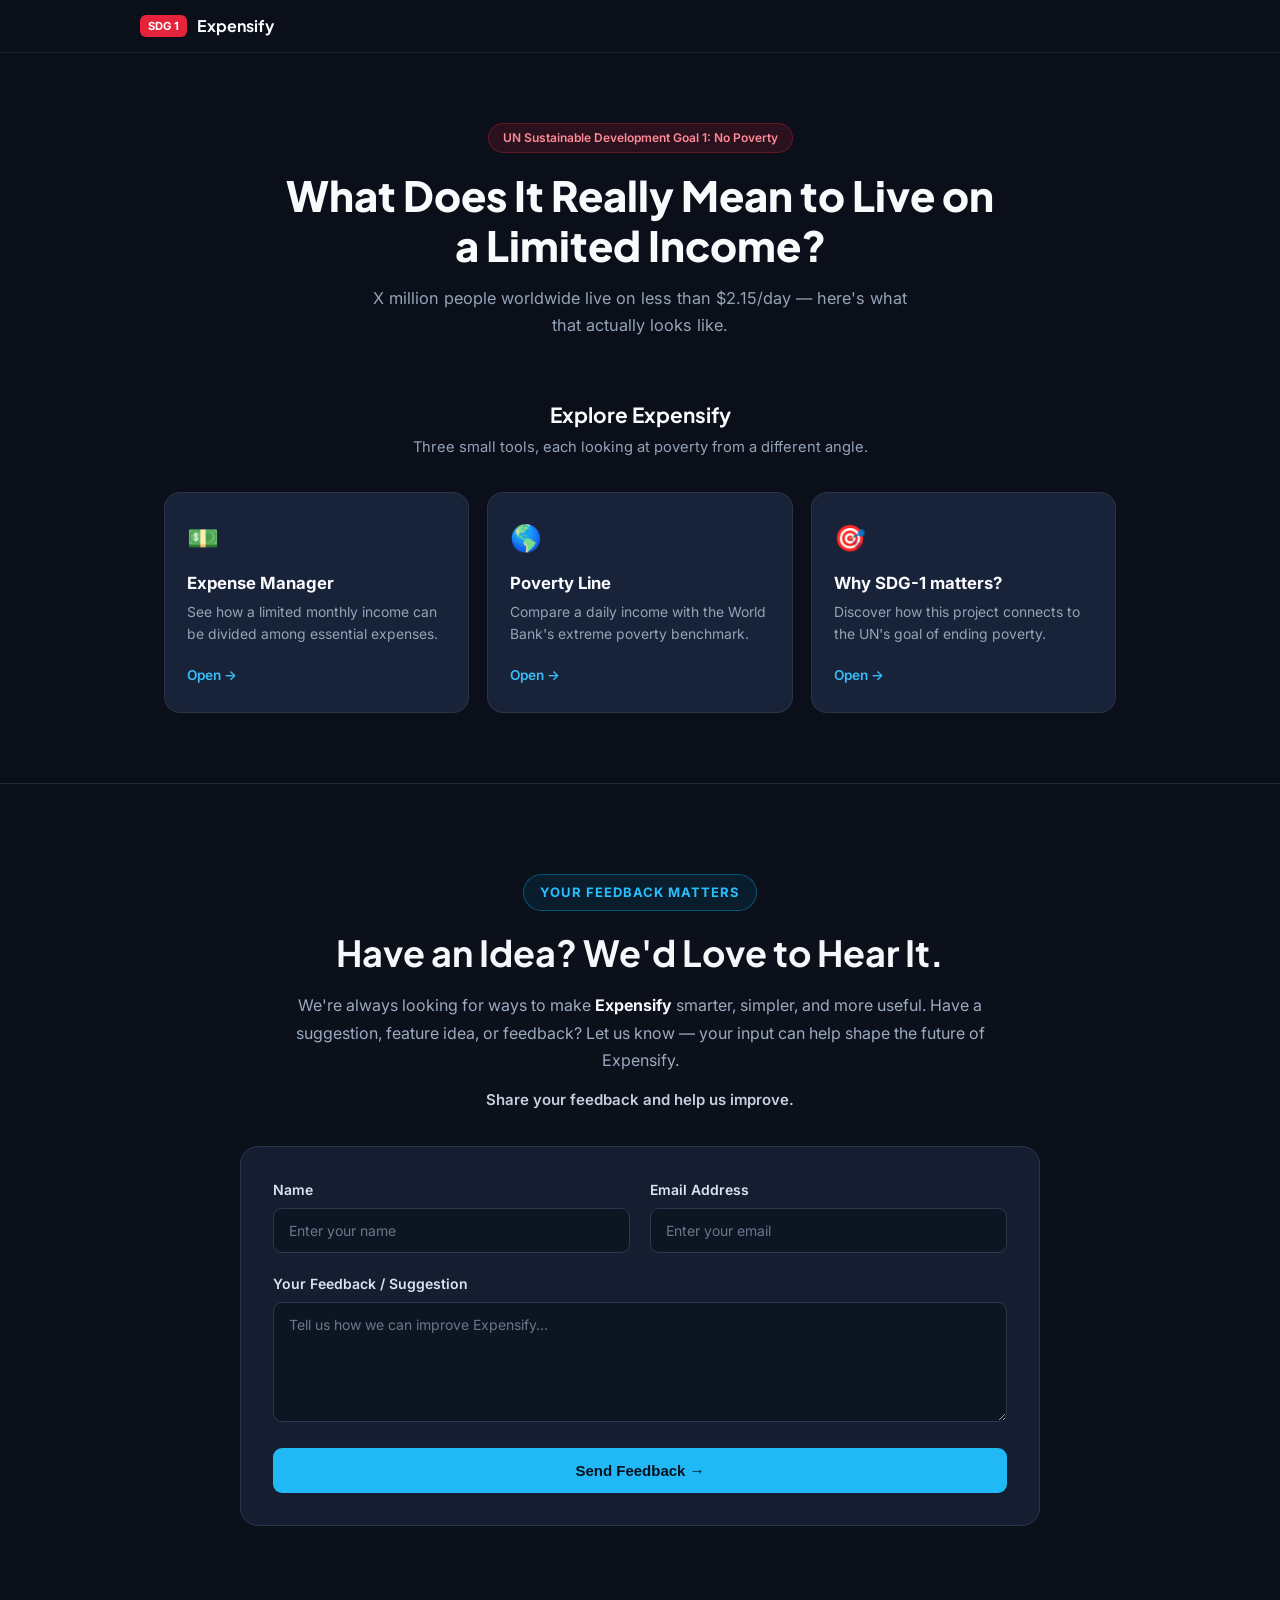
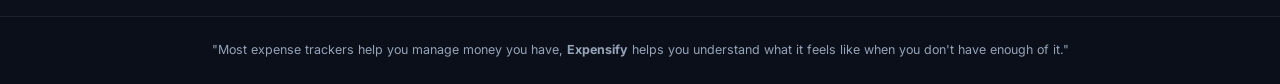
<file: index.html>
<!DOCTYPE html>
<html lang="en">
<head>
  <meta charset="UTF-8" />
  <meta name="viewport" content="width=device-width, initial-scale=1.0" />
  <title>Expensify — SDG 1</title>
 
  <link rel="preconnect" href="https://fonts.googleapis.com">
  <link rel="preconnect" href="https://fonts.gstatic.com" crossorigin>
  <link href="https://fonts.googleapis.com/css2?family=Plus+Jakarta+Sans:wght@700;800&family=Inter:wght@400;500;600;700&display=swap" rel="stylesheet">

  <link rel="stylesheet" href="style.css" />
</head>
<body>

  <header class="site-nav">
    <div class="nav-inner">
      <a href="index.html" class="brand-group">
        <span class="sdg-badge">SDG 1</span>
        <span class="brand-title">Expensify</span>
      </a>
    </div>
  </header>

  <section class="hero-main">
    <div class="hero-box">UN Sustainable Development Goal 1: No Poverty</div>
    <h1 class="hero-headline">What Does It Really Mean to Live on a Limited Income?</h1>
    <p class="hero-description">
      X million people worldwide live on less than $2.15/day — here's what that actually looks like.
    </p>
  </section>

  <section class="features-section">
    <h2 class="features-heading">Explore Expensify</h2>
    <p class="features-subheading">Three small tools, each looking at poverty from a different angle.</p>

    <div class="feature-grid">
      <a href="dashboard.html" class="feature-card">
        <span class="feature-icon">&#128181;</span>
        <div class="feature-title">Expense Manager</div>
        <p class="feature-desc">See how a limited monthly income can be divided among essential expenses.</p>
        <span class="feature-cta">Open &rarr;</span>
      </a>

      <a href="poverty.html" class="feature-card">
        <span class="feature-icon">&#127758;</span>
        <div class="feature-title">Poverty Line</div>
        <p class="feature-desc">Compare a daily income with the World Bank's extreme poverty benchmark.</p>
        <span class="feature-cta">Open &rarr;</span>
      </a>

      <a href="about.html" class="feature-card">
        <span class="feature-icon">&#127919;</span>
        <div class="feature-title">Why SDG-1 matters?</div>
        <p class="feature-desc">Discover how this project connects to the UN's goal of ending poverty.</p>
        <span class="feature-cta">Open &rarr;</span>
      </a>
    </div>
  </section>
  <!-- Feedback Section -->
<section class="feedback-section">

    <div class="feedback-content">

        <span class="feedback-tag">YOUR FEEDBACK MATTERS</span>

        <h2>Have an Idea? We'd Love to Hear It.</h2>

        <p class="feedback-description">
            We're always looking for ways to make <strong>Expensify</strong>
            smarter, simpler, and more useful. Have a suggestion, feature
            idea, or feedback? Let us know — your input can help shape
            the future of Expensify.
        </p>

        <p class="feedback-subtext">
            Share your feedback and help us improve.
        </p>

        <form class="feedback-form" id="feedbackForm">

            <div class="input-row">

                <div class="input-group">
                    <label for="name">Name</label>
                    <input 
                        type="text" 
                        id="name" 
                        placeholder="Enter your name"
                        required
                    >
                </div>

                <div class="input-group">
                    <label for="email">Email Address</label>
                    <input 
                        type="email" 
                        id="email" 
                        placeholder="Enter your email"
                        required
                    >
                </div>

            </div>

            <div class="input-group">
                <label for="feedback">Your Feedback / Suggestion</label>

                <textarea 
                    id="feedback"
                    rows="5"
                    placeholder="Tell us how we can improve Expensify..."
                    required
                ></textarea>
            </div>

            <button type="submit" class="feedback-button">
                Send Feedback →
            </button>

        </form>
</section>

  <footer class="site-footer">
    
    "Most expense trackers help you manage money you have, <strong>Expensify</strong> helps you understand what it feels like when you don't have enough of it."
    </form>
  </footer>

</body>
</html>
</file>
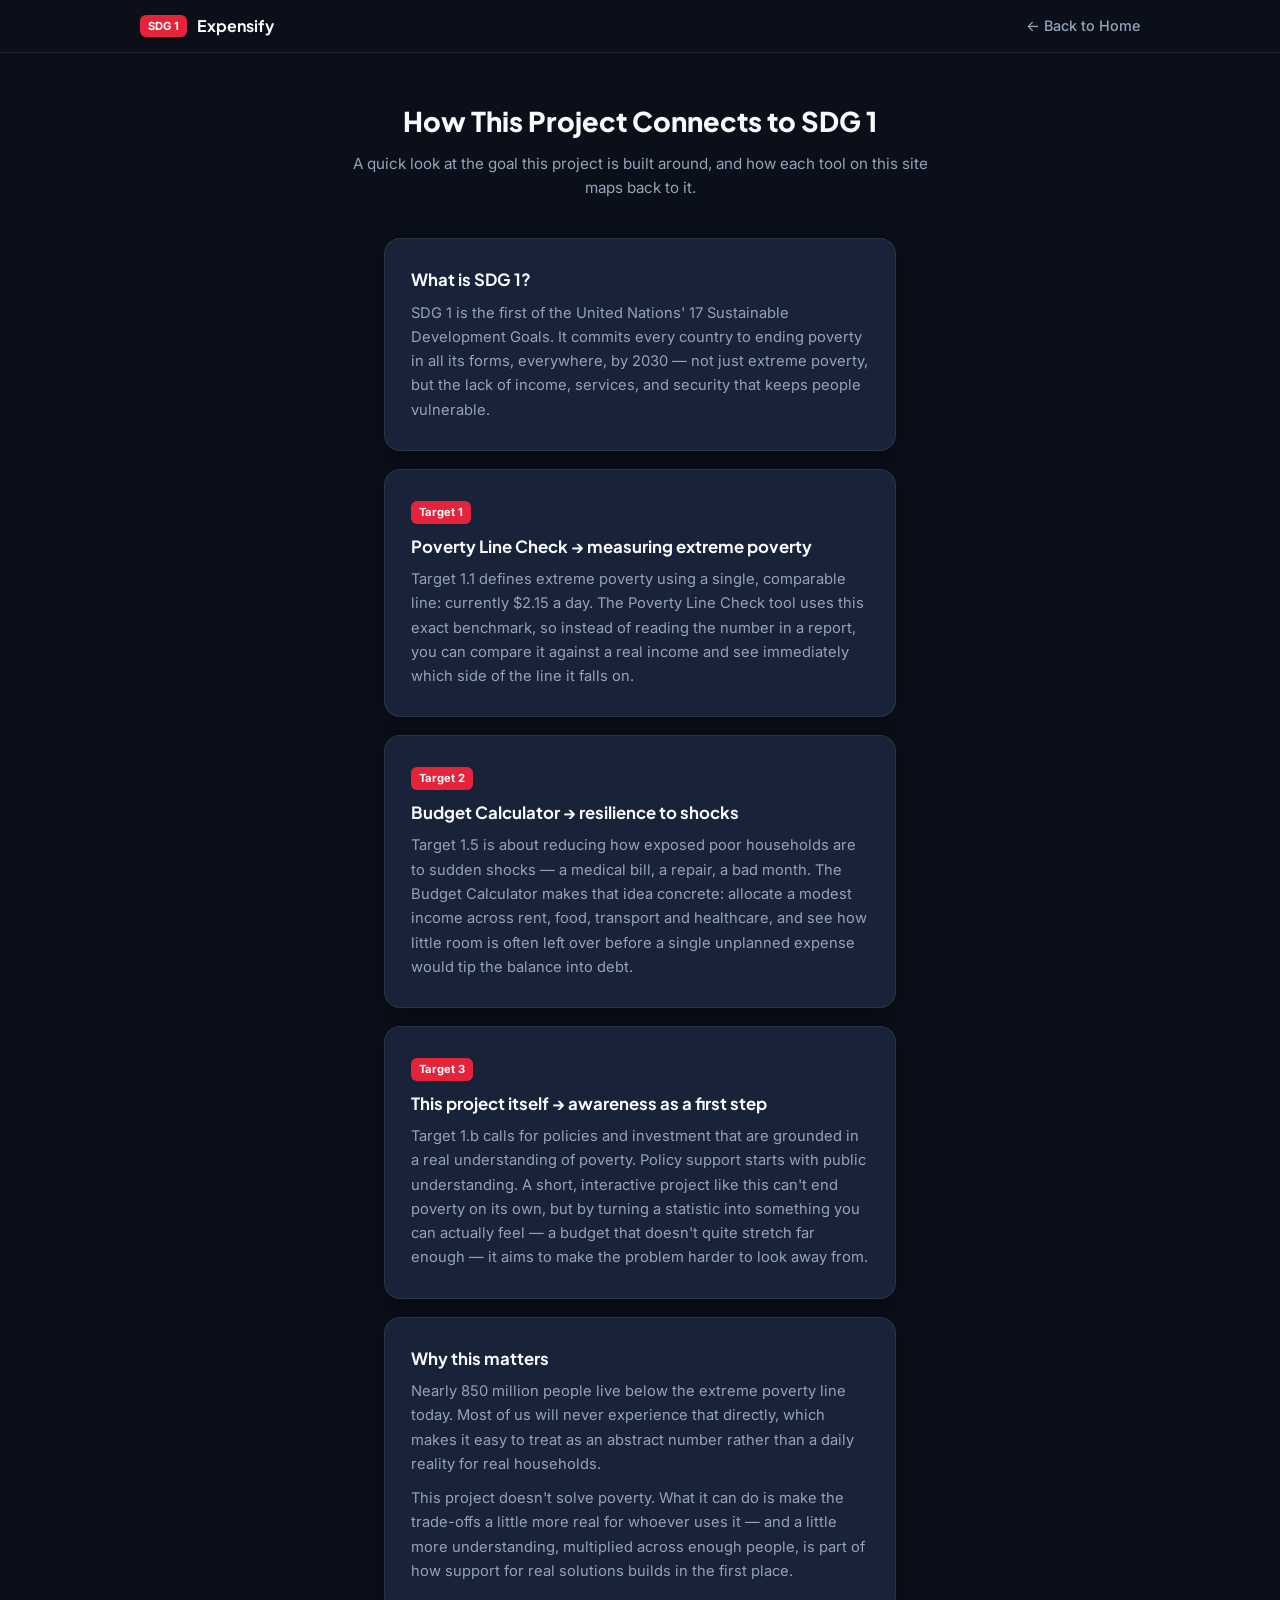
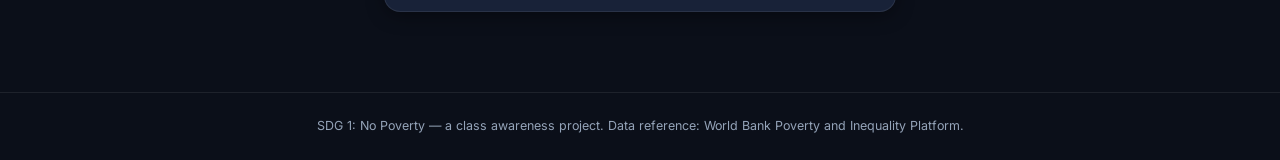
<file: about.html>
<!DOCTYPE html>
<html lang="en">
<head>
  <meta charset="UTF-8" />
  <meta name="viewport" content="width=device-width, initial-scale=1.0" />
  <title>SDG 1 Connection — Understanding Poverty</title>

  <link rel="preconnect" href="https://fonts.googleapis.com">
  <link rel="preconnect" href="https://fonts.gstatic.com" crossorigin>
  <link href="https://fonts.googleapis.com/css2?family=Plus+Jakarta+Sans:wght@700;800&family=Inter:wght@400;500;600;700&display=swap" rel="stylesheet">

  <link rel="stylesheet" href="style.css" />
</head>
<body>

  <header class="site-nav">
    <div class="nav-inner">
      <a href="index.html" class="brand-group">
        <span class="sdg-badge">SDG 1</span>
        <span class="brand-title">Expensify</span>
      </a>
      <a href="index.html" class="nav-link">&larr; Back to Home</a>
    </div>
  </header>

  <div class="page-header">
    <h1>How This Project Connects to SDG 1</h1>
    <p>A quick look at the goal this project is built around, and how each tool on this site maps back to it.</p>
  </div>

  <div class="page-content">

    <div class="tool-card">
      <h3>What is SDG 1?</h3>
      <p>
        SDG 1 is the first of the United Nations' 17 Sustainable Development Goals.
        It commits every country to ending poverty in all its forms, everywhere, by 2030
        &mdash; not just extreme poverty, but the lack of income, services, and security
        that keeps people vulnerable.
      </p>
    </div>

    <div class="tool-card">
      <span class="sdg-badge">Target 1</span>
      <h3>Poverty Line Check &rarr; measuring extreme poverty</h3>
      <p>
        Target 1.1 defines extreme poverty using a single, comparable line: currently
        $2.15 a day. The Poverty Line Check tool uses this exact benchmark, so instead
        of reading the number in a report, you can compare it against a real income
        and see immediately which side of the line it falls on.
      </p>
    </div>

    <div class="tool-card">
      <span class="sdg-badge">Target 2</span>
      <h3>Budget Calculator &rarr; resilience to shocks</h3>
      <p>
        Target 1.5 is about reducing how exposed poor households are to sudden shocks
        &mdash; a medical bill, a repair, a bad month. The Budget Calculator makes that
        idea concrete: allocate a modest income across rent, food, transport and
        healthcare, and see how little room is often left over before a single
        unplanned expense would tip the balance into debt.
      </p>
    </div>

    <div class="tool-card">
      <span class="sdg-badge">Target 3</span>
      <h3>This project itself &rarr; awareness as a first step</h3>
      <p>
        Target 1.b calls for policies and investment that are grounded in a real
        understanding of poverty. Policy support starts with public understanding.
        A short, interactive project like this can't end poverty on its own, but by
        turning a statistic into something you can actually feel &mdash; a budget that
        doesn't quite stretch far enough &mdash; it aims to make the problem harder to
        look away from.
      </p>
    </div>

    <div class="tool-card">
      <h3>Why this matters</h3>
      <p>
        Nearly 850 million people live below the extreme poverty line today. Most of
        us will never experience that directly, which makes it easy to treat as an
        abstract number rather than a daily reality for real households.
      </p>
      <p>
        This project doesn't solve poverty. What it can do is make the trade-offs a
        little more real for whoever uses it &mdash; and a little more understanding,
        multiplied across enough people, is part of how support for real solutions
        builds in the first place.
      </p>
    </div>

  </div>

  <footer class="site-footer">
    SDG 1: No Poverty &mdash; a class awareness project. Data reference: World Bank Poverty and Inequality Platform.
  </footer>

</body>
</html>
</file>
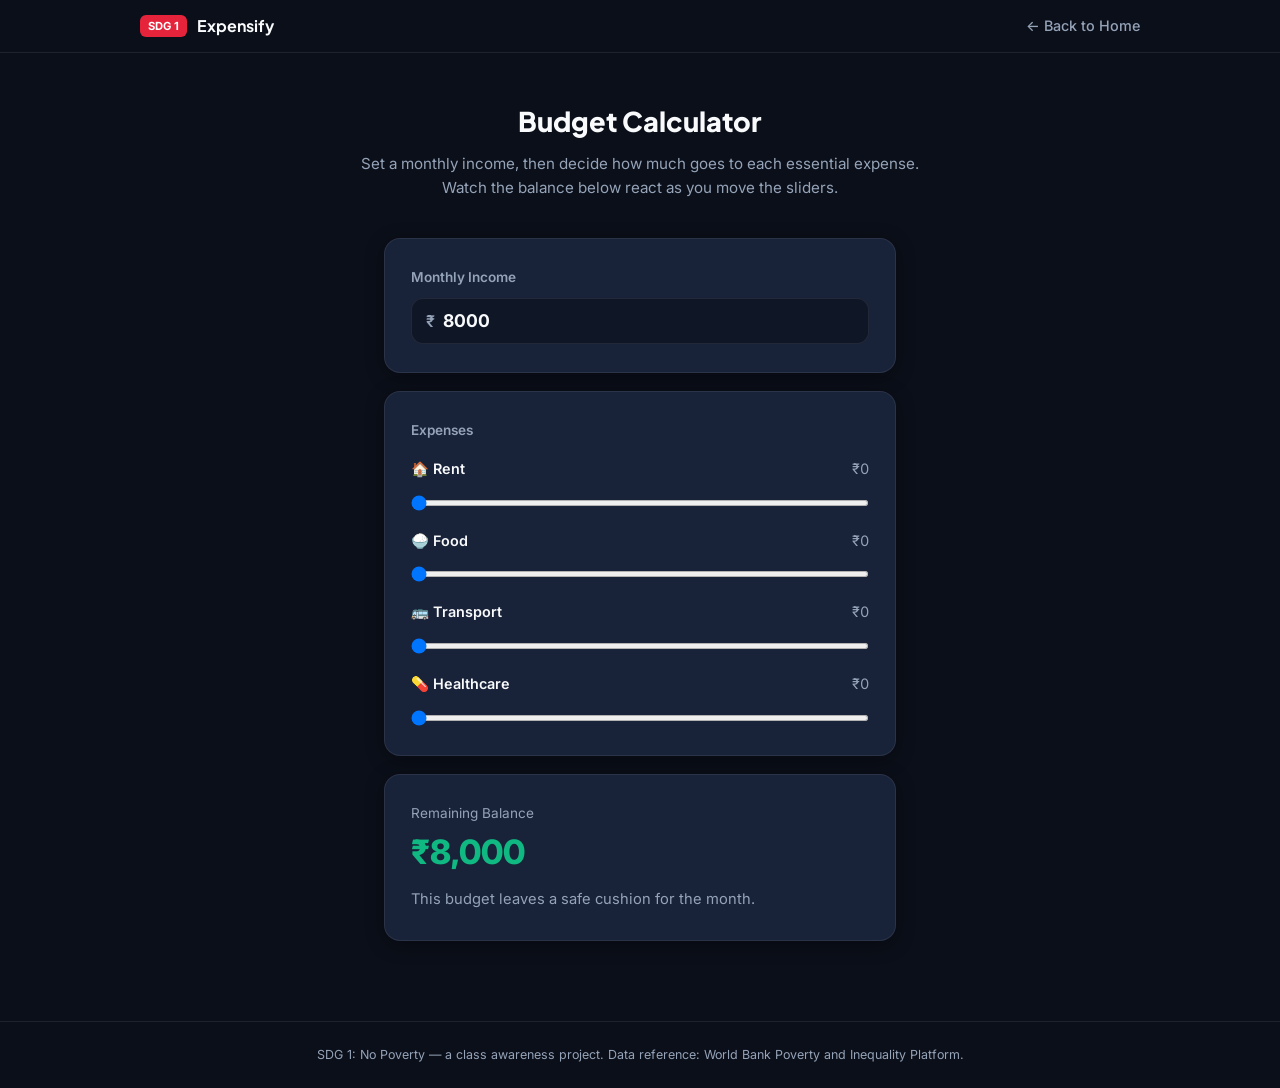
<file: dashboard.html>
<!DOCTYPE html>
<html lang="en">
<head>
  <meta charset="UTF-8" />
  <meta name="viewport" content="width=device-width, initial-scale=1.0" />
  <title>Budget Calculator — Understanding Poverty</title>

  <link rel="preconnect" href="https://fonts.googleapis.com">
  <link rel="preconnect" href="https://fonts.gstatic.com" crossorigin>
  <link href="https://fonts.googleapis.com/css2?family=Plus+Jakarta+Sans:wght@700;800&family=Inter:wght@400;500;600;700&display=swap" rel="stylesheet">

  <link rel="stylesheet" href="style.css" />
</head>
<body>

  <header class="site-nav">
    <div class="nav-inner">
      <a href="index.html" class="brand-group">
        <span class="sdg-badge">SDG 1</span>
        <span class="brand-title">Expensify</span>
      </a>
      <a href="index.html" class="nav-link">&larr; Back to Home</a>
    </div>
  </header>

  <div class="page-header">
    <h1>Budget Calculator</h1>
    <p>Set a monthly income, then decide how much goes to each essential expense. Watch the balance below react as you move the sliders.</p>
  </div>

  <div class="page-content">

    <div class="tool-card">
      <div class="card-label">Monthly Income</div>
      <div class="income-input-wrap">
        <span>&#8377;</span>
        <input type="number" id="incomeInput" value="8000" min="1000" step="100" oninput="updateBudget()" />
      </div>
    </div>

    <div class="tool-card">
      <div class="card-label">Expenses</div>

      <div class="slider-row">
        <div class="slider-top">
          <span>&#127968; Rent</span>
          <span id="rentValue">&#8377;0</span>
        </div>
        <input type="range" id="rentSlider" min="0" max="6000" step="100" value="0" oninput="updateBudget()" />
      </div>

      <div class="slider-row">
        <div class="slider-top">
          <span>&#127834; Food</span>
          <span id="foodValue">&#8377;0</span>
        </div>
        <input type="range" id="foodSlider" min="0" max="6000" step="100" value="0" oninput="updateBudget()" />
      </div>

      <div class="slider-row">
        <div class="slider-top">
          <span>&#128652; Transport</span>
          <span id="transportValue">&#8377;0</span>
        </div>
        <input type="range" id="transportSlider" min="0" max="3000" step="50" value="0" oninput="updateBudget()" />
      </div>

      <div class="slider-row">
        <div class="slider-top">
          <span>&#128138; Healthcare</span>
          <span id="healthcareValue">&#8377;0</span>
        </div>
        <input type="range" id="healthcareSlider" min="0" max="3000" step="50" value="0" oninput="updateBudget()" />
      </div>
    </div>

    <div class="tool-card">
      <div class="balance-label">Remaining Balance</div>
      <div class="balance-amount state-good" id="balanceAmount">&#8377;8,000</div>
      <p class="feedback-text" id="feedbackMessage">Move the sliders above to allocate this month's income.</p>
    </div>

  </div>

  <footer class="site-footer">
    SDG 1: No Poverty &mdash; a class awareness project. Data reference: World Bank Poverty and Inequality Platform.
  </footer>

  <script src="script.js"></script>
</body>
</html>
</file>
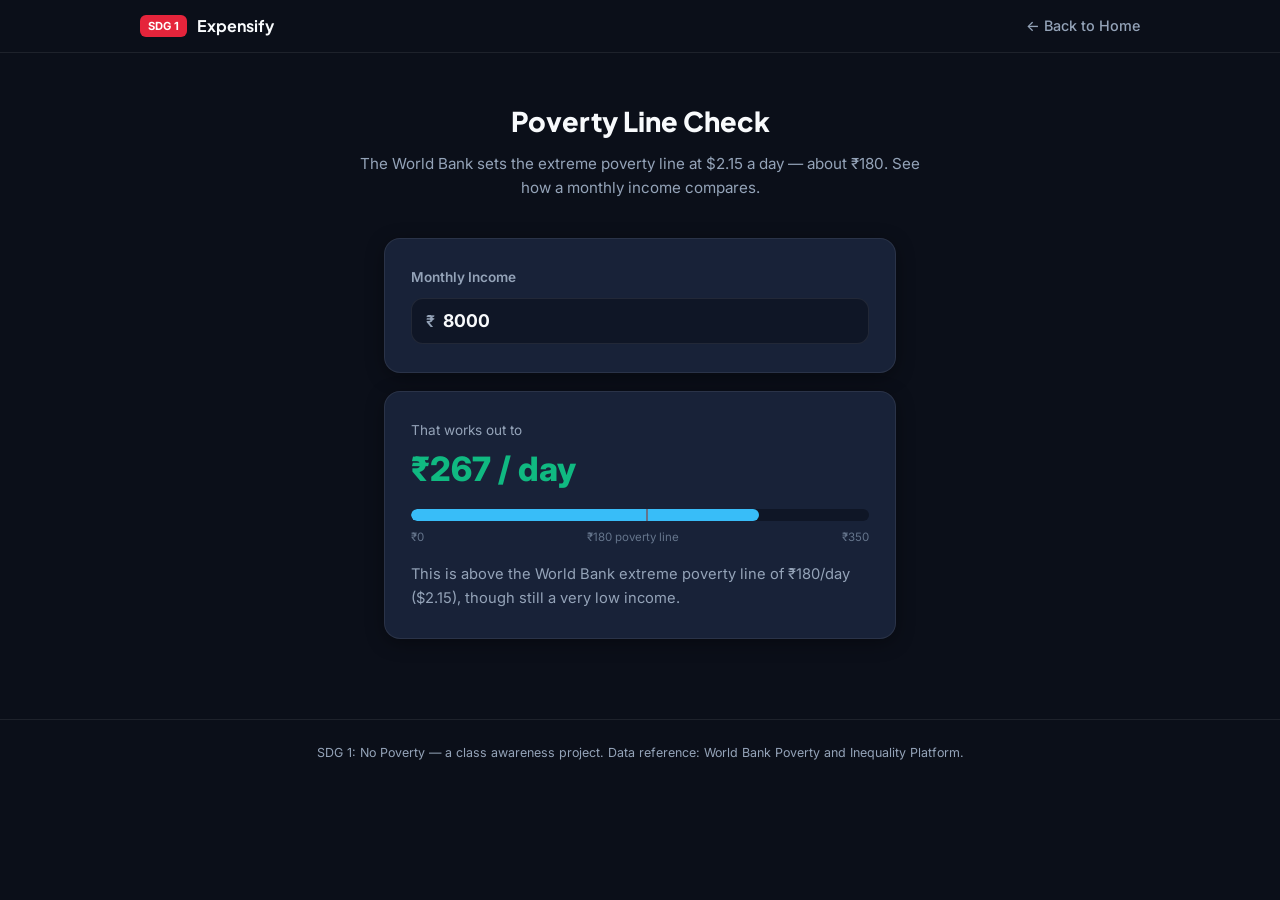
<file: poverty.html>
<!DOCTYPE html>
<html lang="en">
<head>
  <meta charset="UTF-8" />
  <meta name="viewport" content="width=device-width, initial-scale=1.0" />
  <title>Poverty Line Check — Understanding Poverty</title>

  <link rel="preconnect" href="https://fonts.googleapis.com">
  <link rel="preconnect" href="https://fonts.gstatic.com" crossorigin>
  <link href="https://fonts.googleapis.com/css2?family=Plus+Jakarta+Sans:wght@700;800&family=Inter:wght@400;500;600;700&display=swap" rel="stylesheet">

  <link rel="stylesheet" href="style.css" />
</head>
<body>

  <header class="site-nav">
    <div class="nav-inner">
      <a href="index.html" class="brand-group">
        <span class="sdg-badge">SDG 1</span>
        <span class="brand-title">Expensify</span>
      </a>
      <a href="index.html" class="nav-link">&larr; Back to Home</a>
    </div>
  </header>

  <div class="page-header">
    <h1>Poverty Line Check</h1>
    <p>The World Bank sets the extreme poverty line at $2.15 a day &mdash; about &#8377;180. See how a monthly income compares.</p>
  </div>

  <div class="page-content">

    <div class="tool-card">
      <div class="card-label">Monthly Income</div>
      <div class="income-input-wrap">
        <span>&#8377;</span>
        <input type="number" id="incomeInput" value="8000" min="0" step="100" oninput="checkPovertyLine()" />
      </div>
    </div>

    <div class="tool-card">
      <div class="balance-label">That works out to</div>
      <div class="balance-amount state-good" id="dailyAmount">&#8377;267 / day</div>

      <div class="gauge-bar-bg">
        <div class="gauge-bar-fill" id="gaugeFill"></div>
        <div class="gauge-marker"></div>
      </div>
      <div class="gauge-scale">
        <span>&#8377;0</span>
        <span>&#8377;180 poverty line</span>
        <span>&#8377;350</span>
      </div>

      <p class="feedback-text" id="verdictMessage">Above the World Bank extreme poverty line.</p>
    </div>

  </div>

  <footer class="site-footer">
    SDG 1: No Poverty &mdash; a class awareness project. Data reference: World Bank Poverty and Inequality Platform.
  </footer>

  <script src="poverty.js"></script>
</body>
</html>
</file>
<file: style.css>
/* Design tokens: colors, spacing, radius used across every page */
:root {
  --bg-body: #0b0f19;
  --bg-card: #182238;
  --bg-card-hover: #1e2b46;
  --bg-input: #0f1626;

  --border-subtle: rgba(255, 255, 255, 0.08);
  --border-medium: rgba(255, 255, 255, 0.14);

  --text-main: #f8fafc;
  --text-muted: #94a3b8;
  --text-faint: #64748b;

  --color-positive: #10b981;
  --color-warning: #f59e0b;
  --color-danger: #ef4444;
  --color-accent: #38bdf8;
  --color-sdg: #e5243b;

  --radius-md: 12px;
  --radius-lg: 16px;
  --radius-full: 9999px;

  --shadow-card: 0 4px 20px -2px rgba(0, 0, 0, 0.45);
}

* {
  margin: 0;
  padding: 0;
  box-sizing: border-box;
}

html {
  scroll-behavior: smooth;
}

body {
  font-family: 'Inter', system-ui, -apple-system, sans-serif;
  background-color: var(--bg-body);
  color: var(--text-main);
  line-height: 1.5;
}

h1, h2, h3, .brand-title {
  font-family: 'Plus Jakarta Sans', 'Inter', sans-serif;
}

a {
  color: inherit;
}

/* ---------- Nav bar (same on every page) ---------- */
.site-nav {
  border-bottom: 1px solid var(--border-subtle);
  padding: 14px 24px;
}

.nav-inner {
  max-width: 1000px;
  margin: 0 auto;
  display: flex;
  align-items: center;
  justify-content: space-between;
}

.brand-group {
  display: flex;
  align-items: center;
  gap: 10px;
  text-decoration: none;
}

.sdg-badge {
  display: inline-block;
  background: var(--color-sdg);
  color: #ffffff;
  font-size: 0.7rem;
  font-weight: 700;
  padding: 3px 8px;
  border-radius: 6px;
}

.brand-title {
  font-size: 1rem;
  font-weight: 700;
  color: var(--text-main);
}

.nav-link {
  color: var(--text-muted);
  text-decoration: none;
  font-size: 0.9rem;
  font-weight: 500;
}

.nav-link:hover {
  color: var(--text-main);
}

/* ---------- Homepage hero ---------- */
.hero-main{
  max-width: 760px;
  margin: 0 auto;
  padding: 70px 24px 40px;
  text-align: center;
}

.hero-box{
  display: inline-block;
  background: rgba(229, 36, 59, 0.14);
  color: #ff8a97;
  border: 1px solid rgba(229, 36, 59, 0.3);
  padding: 5px 14px;
  border-radius: var(--radius-full);
  font-size: 0.75rem;
  font-weight: 600;
  margin-bottom: 18px;
}

.hero-headline {
  font-size: clamp(1.9rem, 4vw, 2.6rem);
  font-weight: 800;
  line-height: 1.2;
  margin-bottom: 14px;
}

.hero-description {
  color: var(--text-muted);
  font-size: 1.02rem;
  line-height: 1.65;
  max-width: 560px;
  margin: 0 auto;
}

/* ---------- Feature cards on the homepage ---------- */
.features-section {
  max-width: 1000px;
  margin: 0 auto;
  padding: 20px 24px 70px;
}

.features-heading {
  text-align: center;
  font-size: 1.3rem;
  font-weight: 700;
  margin-bottom: 6px;
}

.features-subheading {
  text-align: center;
  color: var(--text-muted);
  font-size: 0.92rem;
  margin-bottom: 34px;
}

.feature-grid {
  display: grid;
  grid-template-columns: repeat(3, 1fr);
  gap: 18px;
}

.feature-card {
  display: block;
  background: var(--bg-card);
  border: 1px solid var(--border-subtle);
  border-radius: var(--radius-lg);
  padding: 26px 22px;
  text-decoration: none;
  transition: border-color 180ms ease, transform 180ms ease;
}

.feature-card:hover {
  border-color: var(--border-medium);
  transform: translateY(-2px);
}

.feature-icon {
  font-size: 1.6rem;
  margin-bottom: 14px;
  display: block;
}

.feature-title {
  font-size: 1.05rem;
  font-weight: 700;
  color: var(--text-main);
  margin-bottom: 6px;
}

.feature-desc {
  font-size: 0.87rem;
  color: var(--text-muted);
  line-height: 1.55;
  margin-bottom: 16px;
}

.feature-cta {
  font-size: 0.85rem;
  font-weight: 600;
  color: var(--color-accent);
}

/* ---------- Sub-page header (dashboard / poverty / facts) ---------- */
.page-header {
  max-width: 640px;
  margin: 0 auto;
  padding: 48px 24px 8px;
  text-align: center;
}

.page-header h1 {
  font-size: 1.7rem;
  font-weight: 800;
  margin-bottom: 10px;
}

.page-header p {
  color: var(--text-muted);
  font-size: 0.95rem;
  line-height: 1.6;
}

/* ---------- Generic card used on the tool pages ---------- */
.page-content {
  max-width: 560px;
  margin: 0 auto;
  padding: 30px 24px 80px;
}

.tool-card {
  background: var(--bg-card);
  border: 1px solid var(--border-subtle);
  border-radius: var(--radius-lg);
  padding: 28px 26px;
  box-shadow: var(--shadow-card);
}

.tool-card + .tool-card {
  margin-top: 18px;
}

.card-label {
  font-size: 0.85rem;
  font-weight: 600;
  color: var(--text-muted);
  margin-bottom: 10px;
}

/* Text content inside a tool-card, used on the about page */
.tool-card .sdg-badge {
  margin-bottom: 10px;
}

.tool-card h3 {
  font-size: 1.05rem;
  margin-bottom: 8px;
}

.tool-card p {
  color: var(--text-muted);
  font-size: 0.92rem;
  line-height: 1.65;
}

.tool-card p + p {
  margin-top: 10px;
}

/* Income number input */
.income-input-wrap {
  display: flex;
  align-items: center;
  gap: 8px;
  background: var(--bg-input);
  border: 1px solid var(--border-subtle);
  border-radius: var(--radius-md);
  padding: 10px 14px;
}

.income-input-wrap span {
  color: var(--text-muted);
  font-weight: 600;
}

.income-input-wrap input {
  flex: 1;
  background: none;
  border: none;
  outline: none;
  color: var(--text-main);
  font-size: 1.1rem;
  font-weight: 700;
  font-family: inherit;
}

/* Sliders */
.slider-row {
  margin-top: 18px;
}

.slider-top {
  display: flex;
  justify-content: space-between;
  align-items: center;
  margin-bottom: 8px;
  font-size: 0.9rem;
}

.slider-top span:first-child {
  font-weight: 600;
}

.slider-top span:last-child {
  color: var(--text-muted);
  font-variant-numeric: tabular-nums;
}

input[type="range"] {
  width: 100%;
  height: 6px;
  border-radius: var(--radius-full);
  background: var(--bg-input);
  outline: none;
}

input[type="range"]::-webkit-slider-thumb {
  -webkit-appearance: none;
  width: 18px;
  height: 18px;
  border-radius: 50%;
  background: var(--color-accent);
  cursor: pointer;
  border: 3px solid var(--bg-body);
}

input[type="range"]::-moz-range-thumb {
  width: 18px;
  height: 18px;
  border-radius: 50%;
  background: var(--color-accent);
  cursor: pointer;
  border: 3px solid var(--bg-body);
}

/* Balance result */
.balance-label {
  color: var(--text-muted);
  font-size: 0.85rem;
  margin-bottom: 4px;
}

.balance-amount {
  font-size: 2.1rem;
  font-weight: 800;
  margin-bottom: 10px;
}

.feedback-text {
  font-size: 0.9rem;
  color: var(--text-muted);
  line-height: 1.5;
}

/* Poverty-line bar */
.gauge-bar-bg {
  width: 100%;
  height: 12px;
  background: var(--bg-input);
  border-radius: var(--radius-full);
  overflow: hidden;
  margin: 14px 0 8px;
  position: relative;
}

.gauge-bar-fill {
  height: 100%;
  background: var(--color-accent);
  border-radius: var(--radius-full);
  width: 0%;
  transition: width 200ms ease;
}

.gauge-marker {
  position: absolute;
  top: -4px;
  bottom: -4px;
  width: 2px;
  background: var(--text-faint);
  left: 51.4%;
}

.gauge-scale {
  display: flex;
  justify-content: space-between;
  font-size: 0.72rem;
  color: var(--text-faint);
  margin-bottom: 16px;
}

/* Facts card */
.fact-card {
  text-align: center;
  padding: 40px 26px;
}

.fact-quote-mark {
  font-size: 2.2rem;
  color: var(--color-accent);
  line-height: 1;
  margin-bottom: 10px;
}

.fact-text {
  font-size: 1.15rem;
  font-weight: 600;
  line-height: 1.55;
  margin-bottom: 24px;
}

/* Buttons */
.btn-primary {
  display: inline-block;
  background: linear-gradient(135deg, var(--color-accent) 0%, #0284c7 100%);
  color: #ffffff;
  font-size: 0.95rem;
  font-weight: 700;
  padding: 12px 26px;
  border-radius: var(--radius-full);
  border: none;
  text-decoration: none;
  cursor: pointer;
}

.btn-primary:hover {
  opacity: 0.92;
}

.hero-wrapper .btn-primary {
  margin-top: 22px;
}

/* Colors used by JS to reflect state */
.state-good { color: var(--color-positive); }
.state-warn { color: var(--color-warning); }
.state-bad { color: var(--color-danger); }

/* Footer */
.site-footer {
  border-top: 1px solid var(--border-subtle);
  padding: 24px;
  text-align: center;
  font-size: 0.78rem;
  color: var(--text-muted);
}

/* ---------- Small screens ---------- */
@media (max-width: 720px) {
  .feature-grid {
    grid-template-columns: 1fr;
  }
}


/* ================================
   FEEDBACK SECTION
================================ */

.feedback-section {
    width: 100%;
    padding: 90px 20px;
    background: #0b101b;
    border-top: 1px solid #202a3d;
    box-sizing: border-box;
}

.feedback-content {
    max-width: 900px;
    margin: 0 auto;
    text-align: center;
}

/* Small heading */

.feedback-tag {
    display: inline-block;
    padding: 8px 16px;
    border-radius: 30px;

    background: rgba(0, 191, 255, 0.08);
    border: 1px solid rgba(0, 191, 255, 0.35);

    color: #29bfff;
    font-size: 13px;
    font-weight: 700;
    letter-spacing: 1px;

    margin-bottom: 20px;
}

/* Main heading */

.feedback-content h2 {
    margin: 0 0 18px;

    color: #f5f7fb;
    font-size: 36px;
    font-weight: 700;
    line-height: 1.2;
}

/* Description */

.feedback-description {
    max-width: 700px;
    margin: 0 auto;

    color: #9caac0;
    font-size: 16px;
    line-height: 1.7;
}

.feedback-description strong {
    color: #f5f7fb;
}

/* Subtext */

.feedback-subtext {
    margin: 15px 0 35px;

    color: #c5cfdd;
    font-size: 15px;
    font-weight: 600;
}

/* Form */

.feedback-form {
    max-width: 800px;
    margin: 0 auto;

    padding: 32px;

    background: #151e31;
    border: 1px solid #293650;
    border-radius: 18px;

    text-align: left;
    box-sizing: border-box;
}

/* Two inputs in one row */

.input-row {
    display: flex;
    gap: 20px;
}

/* Input group */

.input-group {
    flex: 1;
    margin-bottom: 20px;
}

.input-group label {
    display: block;

    margin-bottom: 8px;

    color: #dce3ee;
    font-size: 14px;
    font-weight: 600;
}

/* Inputs */

.input-group input,
.input-group textarea {
    width: 100%;

    padding: 13px 15px;

    background: #0d1422;
    border: 1px solid #2b3850;
    border-radius: 9px;

    color: #f5f7fb;

    font-size: 14px;
    font-family: inherit;

    outline: none;
    box-sizing: border-box;

    transition: 0.25s ease;
}

/* Placeholder */

.input-group input::placeholder,
.input-group textarea::placeholder {
    color: #69778d;
}

/* Focus */

.input-group input:focus,
.input-group textarea:focus {
    border-color: #29bfff;
    box-shadow: 0 0 0 3px rgba(41, 191, 255, 0.08);
}

/* Textarea */

.input-group textarea {
    resize: vertical;
    min-height: 120px;
}

/* Button */

.feedback-button {
    width: 100%;

    padding: 14px 20px;

    border: none;
    border-radius: 9px;

    background: #20b8f5;
    color: #07101c;

    font-size: 15px;
    font-weight: 700;

    cursor: pointer;

    transition: all 0.25s ease;
}

.feedback-button:hover {
    background: #4ac8fa;
    transform: translateY(-2px);
    box-shadow: 0 8px 20px rgba(32, 184, 245, 0.18);
}

/* ================================
   MOBILE RESPONSIVE
================================ */

@media (max-width: 700px) {

    .feedback-section {
        padding: 65px 18px;
    }

    .feedback-content h2 {
        font-size: 28px;
    }

    .feedback-description {
        font-size: 15px;
    }

    .feedback-form {
        padding: 22px;
    }

    .input-row {
        flex-direction: column;
        gap: 0;
    }

}
</file>
